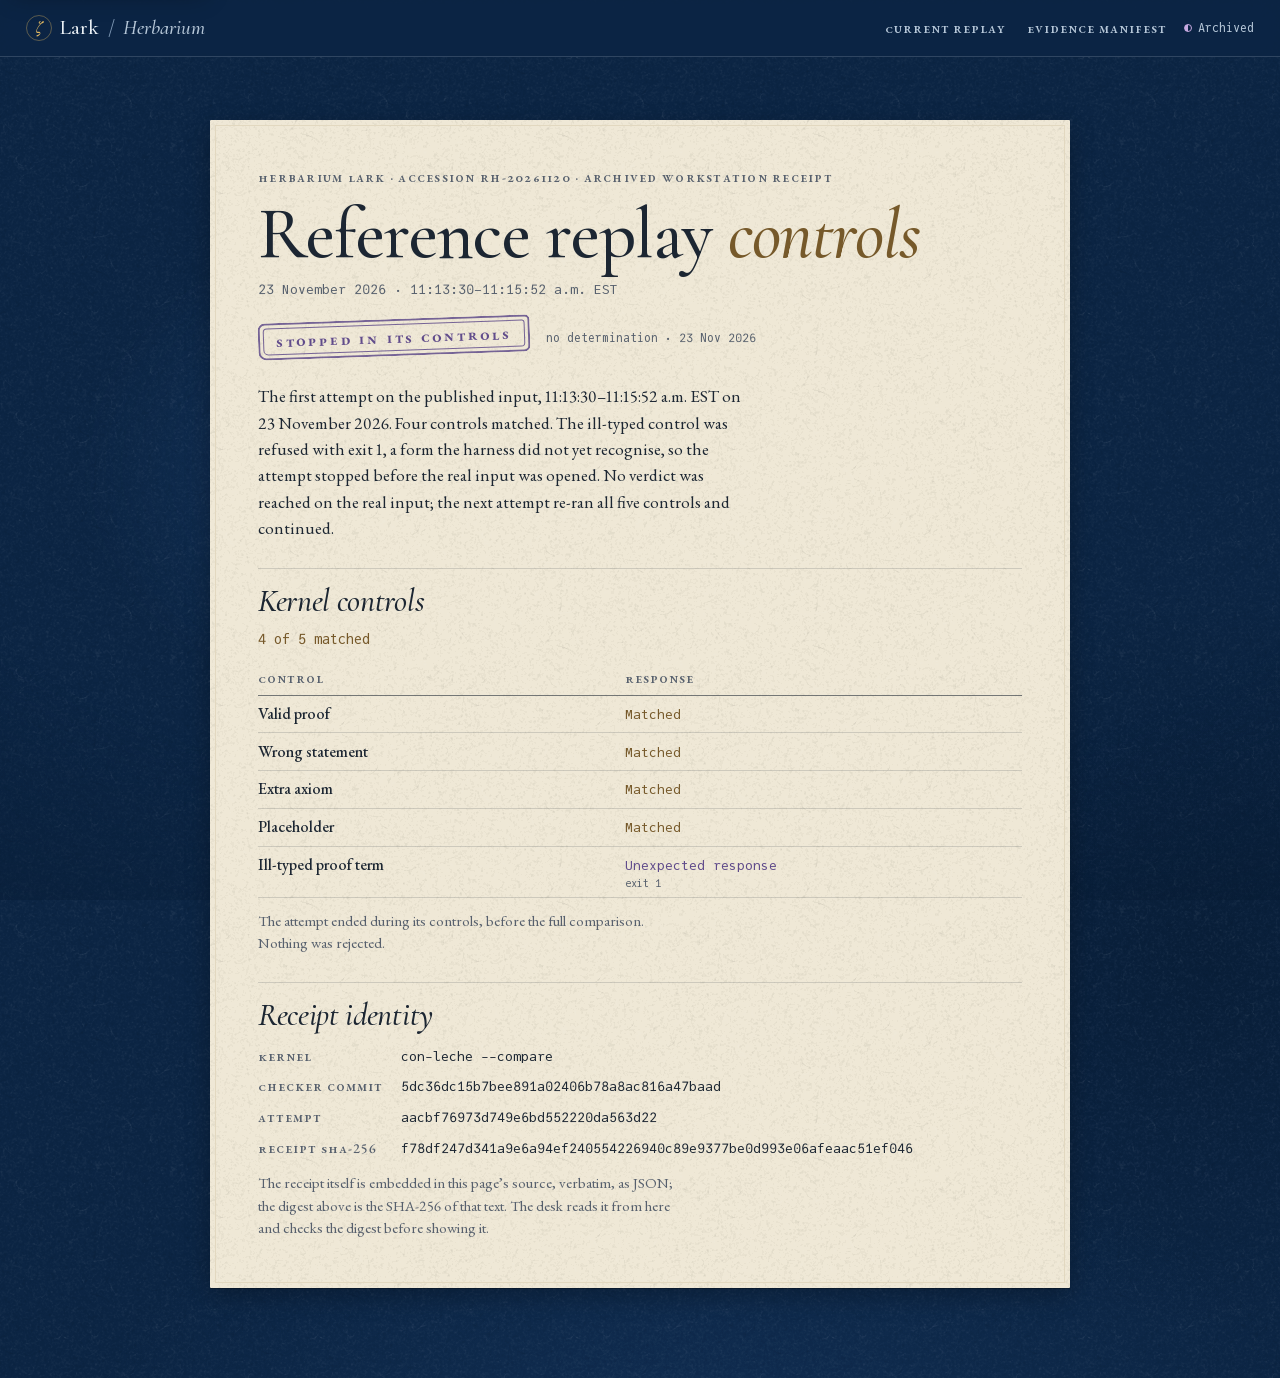
<file: reference-controls-20261123T161552Z.html>
<!doctype html>
<html lang="en" data-theme="herbarium">
<head>
  <meta charset="utf-8">
  <meta name="viewport" content="width=device-width, initial-scale=1">
  <meta name="theme-color" content="#0c2544">
  <meta name="color-scheme" content="dark">
  <link rel="icon" href="data:,">
  <title>Reference replay controls · 23 November 2026 · Lark</title>
  <link rel="stylesheet" href="./ink.css">
  <link rel="stylesheet" href="./masthead.css">
  <link rel="stylesheet" href="./receipt.css">
</head>
<body class="desk-folio archive-page">
  <a class="skip-link" href="#record">Skip to the control record</a>
  <header class="masthead">
    <div class="masthead-bar">
      <a class="brand" href="./" aria-label="Lark herbarium, home"><span class="brand-mark" aria-hidden="true">ζ</span><span class="brand-name">Lark</span><span class="brand-sep" aria-hidden="true">/</span><span class="brand-place">Herbarium</span></a>
      <nav class="masthead-nav" aria-label="Herbarium"><a href="./#replay">Current replay</a><a href="./feed/evidence/manifest.json">Evidence manifest</a></nav>
      <span class="link-state" data-state="archived">Archived</span>
    </div>
  </header>
  <main class="archive" id="record" tabindex="-1">
    <article class="slip archive-slip" aria-labelledby="archive-title">
      <header class="archive-head">
        <p class="eyebrow">Herbarium Lark · Accession rh-20261120 · archived workstation receipt</p>
        <h1 id="archive-title">Reference replay <em>controls</em></h1>
        <p class="archive-date"><time datetime="2026-11-23T16:15:52Z">23 November 2026 · 11:13:30–11:15:52 a.m. EST</time></p>
        <p class="archive-stamp"><span class="stamp inconclusive">Stopped in its controls</span><span class="det-line">no determination · 23 Nov 2026</span></p>
      </header>
      <p class="archive-intro">The first attempt on the published input, 11:13:30–11:15:52 a.m. EST on 23 November 2026. Four controls matched. The ill-typed control was refused with exit 1, a form the harness did not yet recognise, so the attempt stopped before the real input was opened. No verdict was reached on the real input; the next attempt re-ran all five controls and continued.</p>
      <section class="archive-section" aria-labelledby="controls-title">
        <h2 id="controls-title">Kernel controls</h2>
        <p class="archive-count">4 of 5 matched</p>
        <table class="archive-fixtures"><thead><tr><th scope="col">Control</th><th scope="col">Response</th></tr></thead>
          <tbody>
            <tr><th scope="row">Valid proof</th><td>Matched</td></tr>
            <tr><th scope="row">Wrong statement</th><td>Matched</td></tr>
            <tr><th scope="row">Extra axiom</th><td>Matched</td></tr>
            <tr><th scope="row">Placeholder</th><td>Matched</td></tr>
            <tr class="archive-mismatch"><th scope="row">Ill-typed proof term</th><td>Unexpected response <code>exit 1</code></td></tr>
          </tbody>
        </table>
        <p class="archive-outcome">The attempt ended during its controls, before the full comparison. Nothing was rejected.</p>
      </section>
      <section class="archive-section" aria-labelledby="identity-title">
        <h2 id="identity-title">Receipt identity</h2>
        <dl class="archive-identity">
          <dt>Kernel</dt><dd><code>con-leche --compare</code></dd>
          <dt>Checker commit</dt><dd><code>5dc36dc15b7bee891a02406b78a8ac816a47baad</code></dd>
          <dt>Attempt</dt><dd><code>aacbf76973d749e6bd552220da563d22</code></dd>
          <dt>Receipt SHA-256</dt><dd><code>f78df247d341a9e6a94ef240554226940c89e9377be0d993e06afeaac51ef046</code></dd>
        </dl>
        <p class="archive-note">The receipt itself is embedded in this page’s source, verbatim, as JSON; the digest above is the SHA-256 of that text. The desk reads it from here and checks the digest before showing it.</p>
      </section>
    </article>
  </main>
<script type="application/json" id="archived-receipt">{
  "run_id": "rh-20261120",
  "kernel": "con-leche",
  "artifact_origin": "published_reference",
  "input": "reference_export",
  "targets": [
    "riemannHypothesis",
    "riemannZeta_eq_zero_re",
    "LFunction_ne_zero_of_half_lt_re",
    "LFunction_eq_zero_re",
    "LFunction_eq_zero_re_of_isPrimitive"
  ],
  "stage": "controls",
  "result": "inconclusive",
  "attempt_id": "aacbf76973d749e6bd552220da563d22",
  "started": "2026-11-23T16:13:30Z",
  "ended": "2026-11-23T16:15:52Z",
  "updated": "2026-11-23T16:15:52Z",
  "kernel_commit": "5dc36dc15b7bee891a02406b78a8ac816a47baad",
  "kernel_sha256": "588c0b86a3cb5e9fbee489ec1d609435599d82b155df1bb4f5e6886d43e3a12e",
  "challenge_sha256": "cf9cb6e4cf734322f1bb23d70a7ff8c041bbb907e7498dca7b7d53e759072842",
  "challenge_source_sha256": "031f4f2ca55a03f720deb562c6c2451d251acc8412b122288af52ad89ae03e32",
  "build_record_sha256": "b0b6a182bc61acc88ac8182a405f9ccad4cc251a470116ee5740d9adfc1b65bb",
  "archive_sha256": "9631b4f020199e580ba86178cb56c6e9b09f690c2369a80dc4334aa93f49c7fc",
  "elapsed_seconds": 142,
  "jobs": 6,
  "controls": {
    "valid": true,
    "wrong_statement": true,
    "extra_axiom": true,
    "placeholder": true,
    "ill_typed": false
  },
  "main_replay_started": false,
  "control_mismatch": {
    "control": "ill_typed",
    "exit_code": 1
  },
  "theorems": {
    "riemannHypothesis": {
      "statement": {
        "result": "inconclusive"
      },
      "axioms": {
        "result": "inconclusive"
      },
      "con-leche": {
        "result": "inconclusive"
      }
    },
    "riemannZeta_eq_zero_re": {
      "statement": {
        "result": "inconclusive"
      },
      "axioms": {
        "result": "inconclusive"
      },
      "con-leche": {
        "result": "inconclusive"
      }
    },
    "LFunction_ne_zero_of_half_lt_re": {
      "statement": {
        "result": "inconclusive"
      },
      "axioms": {
        "result": "inconclusive"
      },
      "con-leche": {
        "result": "inconclusive"
      }
    },
    "LFunction_eq_zero_re": {
      "statement": {
        "result": "inconclusive"
      },
      "axioms": {
        "result": "inconclusive"
      },
      "con-leche": {
        "result": "inconclusive"
      }
    },
    "LFunction_eq_zero_re_of_isPrimitive": {
      "statement": {
        "result": "inconclusive"
      },
      "axioms": {
        "result": "inconclusive"
      },
      "con-leche": {
        "result": "inconclusive"
      }
    }
  }
}</script></body></html>
</file>
<file: ink.css>
/* ==========================================================================
   ink.css · the shared ink of Lark's two places
   ==========================================================================

   One sheet colours, sets and prints both of Lark's places:

     html[data-theme="herbarium"]  the herbarium page and the keeper's bench.
                                   A cyanotype sheet in Prussian blue. A proof
                                   of the Riemann Hypothesis is pressed into it
                                   as a specimen and examined by a kernel.
     html[data-theme="forest"]     the home page. The night clearing in moss and
                                   gold, where the pressed plants still grow.

   Both places share paper, line, type and one accent. Gold means checked: a
   receipt passed, a kernel accepted. The only gold that has not been checked
   is the critical line itself, Re s = ½.

   House rules
     · Valid under style-src 'self': no @import, nothing from elsewhere.
     · Fonts load from /fonts/ (both sites serve the same names). The grain
       tile is resolved next to this file (ground-grain.png), so the sheet
       works at /ink.css and at /ui/ink.css alike.
     · No page layout lives here. Pages arrange the plates; this sheet only
       says what a plate, a slip, a stamp or a chip looks like.
     · [data-theme] may also sit on any element. Inks and ground follow it,
       so the two places can be shown side by side.
     · Components draw with surface inks (--ink, --line, --state-…), not
       with the palette directly. Inside a .slip the surface inks turn to
       paper inks, so a chip, a tag or a form on paper needs no extra class.

   Contents
      1  Faces .......... Lark Display, Lark Text, Lark Mono
      2  Inks ........... palettes, constants, surfaces, paper, scale
      3  The sheet ...... the cyanotype ground and the night ground
      4  Type ........... elements, numerals, prose and math
      5  Access ......... focus ring, skip link, .sr-only, [hidden]
      6  Plates ......... .plate .plate-head .numeral .zero-tag .dek .rule-line
      7  Figures ........ .figure figcaption .drawn-by .tag .tagged details.numbers
      8  Paper .......... .slip .slip-title .stamp .det-line
      9  States ......... [data-state] .chip .live-dot
     10  Lean ........... .lean .kw .nm .op .cm .ty
     11  Utilities ...... .mono .num .small-caps .eyebrow .big-num .math .scroll-x
     12  Instruments .... .button .toggle .toggles .field, fields, range, progress
     13  Rosettes ....... svg.rosette, drawn by rosette.js
     14  Motion ......... heartbeat, landing, drift, reduced motion, [data-motion]
     15  Forced colours
   ========================================================================== */


/* 1 · Faces ================================================================

   Three families, self-hosted under the SIL Open Font Licence (the licences
   sit beside the fonts as OFL-*.txt):

     Lark Display   Cormorant Garamond 500, 500 italic, 600
                    titles, the h1, plate numerals, large numerals in prose
     Lark Text      EB Garamond 400, 400 italic, 500, 600
                    prose, captions, small-caps labels, mathematics in prose
     Lark Mono      JuliaMono 400, 500
                    Lean, hashes, data, readouts, the ledger

   Coverage is uneven, and the stacks in § 2 chain the families in order.
   Cormorant has no Greek and few mathematical signs, so ζ, ρ and σ in a
   title come from EB Garamond. EB Garamond lacks ℂ ℝ ∀ ∃ ↦ ∈ ⊆ ∧ ∨ ∘ and the
   marks ● ○ ◌ ▪, and those come from JuliaMono, which has every one. The
   provenance marks are drawn in CSS (§ 7) rather than set as type. Thin
   spaces widen noticeably in EB Garamond 500 and 600; avoid them in medium
   and semibold text.                                                         */

@font-face {
  font-family: "Lark Display";
  src: url("./fonts/display-roman.woff2") format("woff2");
  font-style: normal;
  font-weight: 500;
  font-display: swap;
}

@font-face {
  font-family: "Lark Display";
  src: url("./fonts/display-semibold.woff2") format("woff2");
  font-style: normal;
  font-weight: 600;
  font-display: swap;
}

@font-face {
  font-family: "Lark Display";
  src: url("./fonts/display-italic.woff2") format("woff2");
  font-style: italic;
  font-weight: 500;
  font-display: swap;
}

@font-face {
  font-family: "Lark Text";
  src: url("./fonts/text-roman.woff2") format("woff2");
  font-style: normal;
  font-weight: 400;
  font-display: swap;
}

@font-face {
  font-family: "Lark Text";
  src: url("./fonts/text-medium.woff2") format("woff2");
  font-style: normal;
  font-weight: 500;
  font-display: swap;
}

@font-face {
  font-family: "Lark Text";
  src: url("./fonts/text-semibold.woff2") format("woff2");
  font-style: normal;
  font-weight: 600;
  font-display: swap;
}

@font-face {
  font-family: "Lark Text";
  src: url("./fonts/text-italic.woff2") format("woff2");
  font-style: italic;
  font-weight: 400;
  font-display: swap;
}

@font-face {
  font-family: "Lark Mono";
  src: url("./fonts/mono-regular.woff2") format("woff2");
  font-style: normal;
  font-weight: 400;
  font-display: swap;
}

@font-face {
  font-family: "Lark Mono";
  src: url("./fonts/mono-medium.woff2") format("woff2");
  font-style: normal;
  font-weight: 500;
  font-display: swap;
}


/* 2 · Inks =================================================================== */

/* 2.1 · Constants: one gold, one red, one paper, the same in both places. --- */

:root {
  --gold: #e0b862;                    /* checked · accepted · passed · the critical line */
  --gold-dim: rgb(224 184 98 / .38);  /* gold hairlines and halos */
  --heather: #c6a9e0;                 /* inconclusive · stopped · paused */
  --vermilion: #e8603f;               /* rejected · failed · alert; red stamps only */
  --seal-gold: #b98a2e;               /* stamp pad on paper: passed */
  --seal-red: #b8452a;                /* stamp pad on paper: rejected */

  --paper: #efe8d6;                   /* slips and labels glued onto the sheet */
  --paper-2: #e2d8c0;                 /* slip shading, ruled lines on paper */
  --paper-ink: #1c2632;               /* text on paper */
  --paper-ink-2: #57606d;             /* secondary text on paper */

  /* Lettering inks for paper. The seal colours are the stamp pads; letters
     need more weight to read. Each is at least 5:1 on --paper. */
  --seal-gold-ink: #76592a;
  --seal-red-ink: #a1402b;
  --seal-live: #1f5a78;               /* blue-black: in the press, running */
  --seal-heather: #5f4a8a;

  /* Families (§ 1). */
  --font-display: "Lark Display", "Lark Text", "Lark Mono", "Iowan Old Style", "Palatino Linotype", Palatino, Georgia, serif;
  --font-text: "Lark Text", "Lark Mono", "Iowan Old Style", "Palatino Linotype", Palatino, Georgia, serif;
  --font-mono: "Lark Mono", ui-monospace, "Cascadia Mono", Consolas, monospace;

  /* Type scale. Desktop values; § 2.6 changes three of them on phones. */
  --fs-h1: clamp(3.5rem, 9vw, 8rem);                   /* 56–128px Display 500 / .9 */
  --fs-plate: clamp(2.25rem, 5.2vw, 4rem);             /* 36–64px plate titles and numerals / 1 */
  --fs-h3: clamp(1.375rem, 1.1rem + 1vw, 1.75rem);     /* 22–28px Display 600 */
  --fs-dek: clamp(1.125rem, 1rem + .6vw, 1.375rem);    /* 18–22px Text italic */
  --fs-body: 1.1875rem;                                /* 19px Text */
  --lh-body: 1.62;
  --fs-caption: .9375rem;                              /* 15px Text italic */
  --lh-caption: 1.45;
  --fs-label: .875rem;                                 /* 14px all small caps */
  --fs-tag: .75rem;                                    /* 12px provenance tags */
  --fs-mono: .8125rem;                                 /* 13px data */
  --lh-mono: 1.5;
  --fs-axis: .71875rem;                                /* 11.5px chart and axis labels */

  /* Measures and rhythm. */
  --content-max: 1240px;
  --prose-max: 680px;
  --figure-max: 1080px;
  --measure: 66ch;
  --gutter: clamp(16px, 4vw, 48px);
  --masthead-h: 56px;
  --plate-gap: 18vh;
  --space-1: 4px;
  --space-2: 8px;
  --space-3: 12px;
  --space-4: 16px;
  --space-5: 24px;
  --space-6: 32px;
  --space-7: 48px;
  --space-8: 72px;
  --space-9: 112px;

  /* Line, paper and time. Everything drawn is engraved: 0.75–1.25px. */
  --stroke-fine: .75px;
  --stroke: 1px;
  --stroke-bold: 1.25px;
  --radius: 2px;
  --shadow-slip: 0 1px 0 rgb(0 0 0 / .25), 0 8px 24px rgb(0 0 0 / .25);
  --heartbeat: 2.4s;
  --ease: cubic-bezier(.2, .8, .2, 1);
  --quick: 140ms;
  --settle: 260ms;
}

/* 2.2 · The herbarium: a cyanotype. Unexposed paper prints light on blue. --- */

:root,
[data-theme="herbarium"] {
  --ground: #0c2544;                  /* the page: Prussian blue */
  --ground-deep: #071a31;             /* recesses, vignette, behind figures */
  --ground-lift: #123359;             /* a rare raised wash */
  --wash: #1b406e;                    /* lighter exposure, mottling, hover */
  --print: #eaf0f4;                   /* text and lines: unexposed paper */
  --print-2: #b6c7d8;                 /* secondary text */
  --print-3: #809ab6;                 /* tertiary text, labels, ticks */
  --hair: rgb(234 240 244 / .16);     /* hairlines and grids */
  --live: #93d9e6;                    /* running, active, the live heartbeat */
  --title-accent: color-mix(in srgb, var(--gold) 90%, var(--print));
}

/* 2.3 · The forest: night under the canopy. -------------------------------- */

[data-theme="forest"] {
  --ground: #0e1a15;
  --ground-deep: #08110d;
  --ground-lift: #15261f;
  --wash: #24382d;
  --print: #ece6d0;
  --print-2: #c4c6ae;
  --print-3: #8f9b86;
  --hair: rgb(236 230 208 / .16);
  --live: #a9dcc4;
  --title-accent: color-mix(in srgb, var(--gold) 80%, var(--print));
}

/* 2.4 · Surface inks: what every component draws with. On the ground they
   are the print inks; § 2.5 turns them to paper inks inside a slip. They are
   declared wherever a theme is, so a themed panel resolves its own. -------- */

:root,
[data-theme] {
  --muted-state: var(--print-3);      /* pending · awaiting · not run */
  --ink: var(--print);
  --ink-2: var(--print-2);
  --ink-3: var(--print-3);
  --line: var(--hair);
  --line-strong: color-mix(in srgb, var(--print) 45%, transparent);  /* control edges, ≥ 3:1 */
  --surface: var(--ground);
  --surface-deep: var(--ground-deep);
  --hover-wash: color-mix(in srgb, var(--wash) 80%, transparent);
  --field: color-mix(in srgb, var(--ground-deep) 60%, transparent);
  --gold-ink: var(--gold);            /* gold that has to read as a mark or a line */
  --gold-hair: var(--gold-dim);       /* gold that only has to be there */
  --ring: var(--gold);                /* the focus ring */

  /* State inks (§ 9). One mapping for badges, stems, stamps and chips. */
  --state-passed: var(--gold);
  --state-running: var(--live);
  --state-pending: var(--muted-state);
  --state-inconclusive: var(--heather);
  --state-failed: var(--vermilion);
  --seal-passed: var(--gold);         /* stamp frames: the pad colour */
  --seal-failed: var(--vermilion);

  color-scheme: dark;
  accent-color: var(--print-2);
}

/* 2.5 · Paper: slips, labels, receipts, the letterbox. ----------------------- */

.slip {
  --ink: var(--paper-ink);
  --ink-2: var(--paper-ink-2);
  --ink-3: var(--paper-ink-2);
  --line: rgb(28 38 50 / .16);
  --line-strong: color-mix(in srgb, var(--paper-ink) 58%, transparent);
  --surface: var(--paper);
  --surface-deep: var(--paper-2);
  --hover-wash: color-mix(in srgb, var(--paper-2) 90%, transparent);
  --field: rgb(255 255 255 / .45);
  --gold-ink: var(--seal-gold-ink);
  --gold-hair: color-mix(in srgb, var(--seal-gold) 70%, transparent);
  --ring: var(--seal-gold-ink);
  --state-passed: var(--seal-gold-ink);
  --state-running: var(--seal-live);
  --state-pending: var(--paper-ink-2);
  --state-inconclusive: var(--seal-heather);
  --state-failed: var(--seal-red-ink);
  --seal-passed: var(--seal-gold);
  --seal-failed: var(--seal-red);

  color-scheme: light;
  accent-color: var(--paper-ink);
}

/* 2.6 · Phones: body 17/1.58, data 12.5px. ---------------------------------- */

@media (max-width: 599.98px) {
  :root {
    --fs-body: 1.0625rem;
    --lh-body: 1.58;
    --fs-mono: .78125rem;
  }
}


/* 3 · The sheet ===============================================================

   The page is the sheet.

   On the herbarium it is a cyanotype: Prussian blue with the uneven exposure
   of a hand-coated print. Large soft clouds of lighter and deeper exposure
   sit in tiles of co-prime sizes, so their pattern never visibly repeats. A
   fine paper grain lies over them, and the edges of the view fall into the
   shade of a contact frame.

   On the forest it is night under the canopy: moss-dark clouds, a faint
   moonlit gap overhead, the same grain.

   ground-grain.png (256 × 256 px, tiles seamlessly, a 4-bit palette with
   alpha, about 20 KB) holds paper fibres, a fine grain, dark clumps of
   sensitizer and pale pinholes. All of it is white or black at 2–17 %
   alpha, so the one tile serves both grounds and the paper. The stamps (§ 8)
   use it as their ink-noise mask. It is grown from the seed 18590000 (the
   year of Riemann's paper): Gaussian grain blurred at σ 0.65px, 240 curved
   fibres, 80 dark clumps and 34 pinholes, quantised to six white and five
   black alpha levels.

   The root element carries the ground: it paints the whole canvas and
   scrolls with the page. body::before holds the fixed shade, behind every
   other box. Pages should not paint body. For the flat colour alone, set
   data-ground="plain" on <html>.                                             */

:root,
[data-theme] {
  background-color: var(--ground);
  color: var(--ink);
}

:root,
[data-theme="herbarium"] {
  background-image:
    url("ground-grain.png"),
    radial-gradient(ellipse 34% 30% at 30% 40%, color-mix(in srgb, var(--wash) 52%, transparent), transparent 70%),
    radial-gradient(ellipse 30% 36% at 70% 64%, color-mix(in srgb, var(--ground-deep) 58%, transparent), transparent 70%),
    radial-gradient(ellipse 26% 22% at 56% 24%, color-mix(in srgb, var(--ground-lift) 80%, transparent), transparent 70%),
    radial-gradient(ellipse 40% 26% at 32% 76%, color-mix(in srgb, var(--wash) 34%, transparent), transparent 70%);
  background-size: 256px 256px, 1310px 1170px, 1730px 1490px, 970px 1630px, 2190px 1910px;
}

[data-theme="forest"] {
  background-image:
    url("ground-grain.png"),
    radial-gradient(ellipse 30% 34% at 36% 42%, color-mix(in srgb, var(--wash) 46%, transparent), transparent 70%),
    radial-gradient(ellipse 32% 28% at 66% 66%, color-mix(in srgb, var(--ground-deep) 62%, transparent), transparent 70%),
    radial-gradient(ellipse 24% 30% at 58% 26%, color-mix(in srgb, var(--ground-lift) 85%, transparent), transparent 70%);
  background-size: 256px 256px, 1170px 1390px, 1610px 1270px, 890px 1510px;
}

/* The shade of the frame: fixed to the view, under every box. */
body::before {
  content: "";
  position: fixed;
  inset: 0;
  z-index: -1;
  pointer-events: none;
  background-image: radial-gradient(ellipse 125% 100% at 50% 38%, transparent 52%, color-mix(in srgb, var(--ground-deep) 80%, transparent));
}

/* The forest adds a moonlit gap in the canopy overhead. */
:root[data-theme="forest"] body::before {
  background-image:
    radial-gradient(ellipse 72% 52% at 54% -8%, color-mix(in srgb, var(--wash) 70%, transparent), transparent 72%),
    radial-gradient(ellipse 125% 100% at 50% 38%, transparent 50%, color-mix(in srgb, var(--ground-deep) 86%, transparent));
}

:root[data-ground="plain"] {
  background-image: none;
}

:root[data-ground="plain"] body::before {
  content: none;
}

/* Brushed coating edges, where the sensitizer ends: optional (.coated on a
   plate or figure), decorative, and only on wide views, where the plate's
   edges are margin and never text. Each pseudo-element is a wash seen through
   three masks: bristle streaks, a fade from the edge inwards, and a slow
   swell along the edge, so that the strokes start and stop like a brush. */
@media (min-width: 1100px) {
  .coated {
    position: relative;
    isolation: isolate;
  }

  .coated::before,
  .coated::after {
    content: "";
    position: absolute;
    inset: 0;
    z-index: -1;
    pointer-events: none;
    background-color: var(--wash);
    -webkit-mask-composite: source-in;
    mask-composite: intersect;
  }

  .coated::before {
    opacity: .42;
    -webkit-mask-image:
      repeating-linear-gradient(180deg, #000 0 2px, rgb(0 0 0 / .3) 2px 5px, rgb(0 0 0 / .85) 5px 8px, transparent 8px 11px, rgb(0 0 0 / .55) 11px 13px, transparent 13px 21px),
      linear-gradient(90deg, #000, rgb(0 0 0 / .35) 22px, transparent 52px, transparent calc(100% - 52px), rgb(0 0 0 / .35) calc(100% - 22px), #000),
      repeating-linear-gradient(180deg, #000 0 80px, rgb(0 0 0 / .3) 170px, #000 260px, rgb(0 0 0 / .12) 380px, rgb(0 0 0 / .8) 470px, #000 560px, rgb(0 0 0 / .4) 650px, #000 730px);
    mask-image:
      repeating-linear-gradient(180deg, #000 0 2px, rgb(0 0 0 / .3) 2px 5px, rgb(0 0 0 / .85) 5px 8px, transparent 8px 11px, rgb(0 0 0 / .55) 11px 13px, transparent 13px 21px),
      linear-gradient(90deg, #000, rgb(0 0 0 / .35) 22px, transparent 52px, transparent calc(100% - 52px), rgb(0 0 0 / .35) calc(100% - 22px), #000),
      repeating-linear-gradient(180deg, #000 0 80px, rgb(0 0 0 / .3) 170px, #000 260px, rgb(0 0 0 / .12) 380px, rgb(0 0 0 / .8) 470px, #000 560px, rgb(0 0 0 / .4) 650px, #000 730px);
  }

  .coated::after {
    opacity: .26;
    -webkit-mask-image:
      repeating-linear-gradient(180deg, transparent 0 3px, rgb(0 0 0 / .7) 3px 4px, transparent 4px 9px, #000 9px 11px, rgb(0 0 0 / .35) 11px 15px, transparent 15px 19px),
      linear-gradient(90deg, #000, rgb(0 0 0 / .4) 40px, transparent 96px, transparent calc(100% - 96px), rgb(0 0 0 / .4) calc(100% - 40px), #000),
      repeating-linear-gradient(180deg, rgb(0 0 0 / .2) 0, #000 120px, rgb(0 0 0 / .5) 230px, #000 310px, rgb(0 0 0 / .1) 420px, rgb(0 0 0 / .2) 530px);
    mask-image:
      repeating-linear-gradient(180deg, transparent 0 3px, rgb(0 0 0 / .7) 3px 4px, transparent 4px 9px, #000 9px 11px, rgb(0 0 0 / .35) 11px 15px, transparent 15px 19px),
      linear-gradient(90deg, #000, rgb(0 0 0 / .4) 40px, transparent 96px, transparent calc(100% - 96px), rgb(0 0 0 / .4) calc(100% - 40px), #000),
      repeating-linear-gradient(180deg, rgb(0 0 0 / .2) 0, #000 120px, rgb(0 0 0 / .5) 230px, #000 310px, rgb(0 0 0 / .1) 420px, rgb(0 0 0 / .2) 530px);
  }
}


/* 4 · Type =====================================================================

   Numerals: oldstyle and proportional in prose (they sit in the line like
   lower-case letters); lining and tabular in data, tables, mono and controls
   (they stack in columns). Write a true minus (−), times (×), arrows (→) and
   the vulgar fractions ½ ⅓ ⅔; group thousands with commas, as the feed does.
   Mathematics in prose: variables in Text italic (<var> or <i class="m">),
   ζ ρ σ upright in Text, a formula kept on one line with .math.

   Body text inherits oldstyle figures, and JuliaMono has oldstyle figures
   too. So Mono never sets type without lining-nums tabular-nums: every rule
   here that uses Lark Mono says so, and so should any rule of yours (or give
   the element .mono or .num).                                                */

*,
*::before,
*::after {
  box-sizing: border-box;
}

html {
  -webkit-text-size-adjust: 100%;
  text-size-adjust: 100%;
  scrollbar-color: color-mix(in srgb, var(--print-3) 70%, transparent) transparent;
}

body {
  min-height: 100vh;
  min-height: 100svh;
  margin: 0;
  font-family: var(--font-text);
  font-size: var(--fs-body);
  font-weight: 400;
  line-height: var(--lh-body);
  font-kerning: normal;
  font-variant-numeric: oldstyle-nums proportional-nums;
  overflow-wrap: break-word;
  -webkit-font-smoothing: antialiased;
  -moz-osx-font-smoothing: grayscale;
}

h1,
h2,
h3 {
  margin: 0;
  color: var(--ink);
  font-family: var(--font-display);
  font-weight: 500;
  font-variant-numeric: lining-nums proportional-nums;
  text-wrap: balance;
}

h1 {
  font-size: var(--fs-h1);
  line-height: .9;
  letter-spacing: -.015em;
}

/* "Riemann Hypothesis": the italic word is printed in gold-tinted ink. */
h1 :is(em, i) {
  color: var(--title-accent);
  font-style: italic;
}

h2 {
  font-size: var(--fs-plate);
  line-height: 1;
  letter-spacing: -.01em;
}

h3 {
  font-size: var(--fs-h3);
  font-weight: 600;
  line-height: 1.15;
}

:where(p) {
  margin-block: 0 .9em;
}

:where(p:last-child) {
  margin-block-end: 0;
}

a {
  color: inherit;
  text-decoration-line: underline;
  text-decoration-thickness: 1px;
  text-decoration-color: color-mix(in srgb, currentColor 42%, transparent);
  text-underline-offset: .2em;
  transition: text-decoration-color var(--quick) ease, color var(--quick) ease;
}

a:hover {
  text-decoration-color: currentColor;
}

var,
i.m {
  font-family: var(--font-text);
  font-style: italic;
}

code,
kbd,
samp,
pre {
  font-family: var(--font-mono);
  font-variant-ligatures: none;
  font-variant-numeric: lining-nums tabular-nums;
}

code,
samp {
  font-size: .82em;
  overflow-wrap: anywhere;
}

kbd {
  padding: .06em .42em .1em;
  border: 1px solid var(--line-strong);
  border-radius: 3px;
  box-shadow: inset 0 -1px 0 var(--line);
  font-size: .78em;
  white-space: nowrap;
}

pre {
  max-inline-size: 100%;
  margin: 0;
  overflow-x: auto;
  font-size: var(--fs-mono);
  line-height: 1.6;
  tab-size: 2;
}

pre :is(code, samp) {
  font-size: inherit;
  overflow-wrap: normal;
}

table {
  border-collapse: collapse;
  font-family: var(--font-mono);
  font-size: var(--fs-mono);
  line-height: var(--lh-mono);
  font-variant-numeric: lining-nums tabular-nums;
}

caption {
  padding-block-end: var(--space-2);
  color: var(--ink-2);
  font-family: var(--font-text);
  font-size: var(--fs-caption);
  font-style: italic;
  line-height: var(--lh-caption);
  text-align: start;
}

th,
td {
  padding: .4em 1.1em .4em 0;
  border-block-end: 1px solid var(--line);
  text-align: start;
  vertical-align: baseline;
}

:where(th, td):last-child {
  padding-inline-end: 0;
}

th {
  color: var(--ink-2);
  font-family: var(--font-text);
  font-size: var(--fs-label);
  font-weight: 500;
  font-variant-caps: all-small-caps;
  letter-spacing: .07em;
}

thead th {
  border-block-end-color: var(--line-strong);
}

:where(th, td):is(.num, [data-num]) {
  text-align: end;
}

summary {
  cursor: pointer;
}

summary::marker {
  color: var(--ink-3);
}

hr {
  block-size: 0;
  margin: var(--space-6) 0;
  border: 0;
  border-block-start: 1px solid var(--line);
}

img,
svg,
canvas,
video {
  max-inline-size: 100%;
}

img,
video {
  block-size: auto;
}

::selection {
  background-color: var(--ink);
  color: var(--surface);
}

/* Prose: the 680px column, set like a book. */
.prose {
  max-inline-size: min(var(--prose-max), var(--measure));
  font-family: var(--font-text);
  font-size: var(--fs-body);
  line-height: var(--lh-body);
  font-variant-numeric: oldstyle-nums proportional-nums;
  hanging-punctuation: first allow-end last;
  text-wrap: pretty;
}

.prose > * {
  margin-block: 0;
}

.prose > * + * {
  margin-block-start: .9em;
}

.prose :is(strong, b) {
  font-weight: 600;
}

.prose abbr {
  font-variant-caps: all-small-caps;
  letter-spacing: .05em;
  text-decoration: none;
}

.prose :is(sup, sub) {
  font-size: .72em;
  line-height: 0;
}

.prose blockquote {
  margin-inline: 0;
  padding-inline-start: 1.1em;
  border-inline-start: 1px solid var(--line-strong);
  color: var(--ink-2);
  font-style: italic;
}

.prose :is(ul, ol) {
  padding-inline-start: 1.25em;
}

.prose li + li {
  margin-block-start: .3em;
}

.prose li::marker {
  color: var(--ink-3);
}


/* 5 · Access =================================================================== */

:focus-visible {
  outline: 2px solid var(--ring);
  outline-offset: 3px;
}

[hidden]:not([hidden="until-found"]) {
  display: none !important;
}

/* The skip link waits above the view and drops in, on paper, when focused. */
.skip-link {
  position: fixed;
  inset-block-start: var(--space-3);
  inset-inline-start: var(--space-3);
  z-index: 1000;
  padding: .55em .95em;
  background-color: var(--paper);
  box-shadow: var(--shadow-slip);
  color: var(--paper-ink);
  font-family: var(--font-text);
  font-size: 1rem;
  font-weight: 500;
  text-decoration: none;
  transform: translateY(calc(-100% - 2 * var(--space-3)));
}

.skip-link:focus {
  transform: none;
}

.sr-only:not(:focus):not(:active) {
  position: absolute !important;
  inline-size: 1px !important;
  block-size: 1px !important;
  margin: -1px !important;
  padding: 0 !important;
  overflow: hidden !important;
  border: 0 !important;
  clip-path: inset(50%) !important;
  white-space: nowrap !important;
}


/* 6 · Plates =====================================================================

   A plate is a chapter, pinned to a zero of ζ. Its head:

     <header class="plate-head">
       <span class="numeral">IV</span>
       <p class="zero-tag">ρ₄ · ½ + 30.4249i</p>
       <h2>The specimen</h2>
       <p class="dek">One line, in italic.</p>
     </header>

   The numeral hangs to the left of the title; the zero tag stands above the
   title, marked by a gold node on the critical line. On phones the numeral
   and the tag share a line above the title. Plates are separated by
   <hr class="rule-line" data-from="t = 14.134725" data-to="t = 21.022040">,
   a vertical segment of the critical line between two zeros.                 */

.plate {
  position: relative;
  padding-block: clamp(48px, 9vh, 112px);
  padding-inline: var(--gutter);
  background-image: radial-gradient(ellipse 62% 56% at 50% 46%, color-mix(in srgb, var(--wash) 30%, transparent), transparent 74%);
  background-repeat: no-repeat;
  scroll-margin-block-start: calc(var(--masthead-h) + var(--space-3));
}

.plate-head {
  display: grid;
  grid-template-columns: auto minmax(0, 1fr);
  grid-template-areas:
    "numeral zero"
    "numeral title"
    ".       dek";
  align-items: end;
  column-gap: clamp(14px, 2.4vw, 32px);
  row-gap: var(--space-2);
  max-inline-size: var(--content-max);
  margin-block-end: clamp(28px, 6vh, 64px);
}

.plate-head > .numeral {
  grid-area: numeral;
  display: block;
  min-inline-size: 1.75em;
  font-size: var(--fs-plate);
  line-height: 1;
  text-align: end;
}

.plate-head > .zero-tag {
  grid-area: zero;
}

.plate-head > :is(h1, h2, h3, .plate-title) {
  grid-area: title;
}

.plate-head > .dek {
  grid-area: dek;
}

.plate-title {
  margin: 0;
  color: var(--ink);
  font-family: var(--font-display);
  font-size: var(--fs-plate);
  font-weight: 500;
  line-height: 1;
  letter-spacing: -.01em;
  font-variant-numeric: lining-nums proportional-nums;
  text-wrap: balance;
}

/* The plate's Roman numeral: Display italic, quiet ink. */
.numeral {
  margin: 0;
  color: var(--ink-3);
  font-family: var(--font-display);
  font-style: italic;
  font-weight: 500;
  font-variant-numeric: lining-nums;
}

/* The zero the plate is pinned to: ρₙ · ½ + tₙi, in Mono. */
.zero-tag {
  display: inline-flex;
  align-items: center;
  gap: .65em;
  margin: 0;
  color: var(--ink-3);
  font-family: var(--font-mono);
  font-size: var(--fs-mono);
  font-style: normal;
  line-height: 1.4;
  font-variant-numeric: lining-nums tabular-nums;
  white-space: nowrap;
}

.zero-tag::before {
  content: "";
  flex: none;
  inline-size: 7px;
  block-size: 7px;
  border-radius: 50%;
  background-color: var(--gold-ink);
  box-shadow: 0 0 0 3px color-mix(in srgb, var(--gold-ink) 18%, transparent);
}

/* The dek: one line under the title. */
.dek {
  max-inline-size: 60ch;
  margin: 0;
  color: var(--ink-2);
  font-family: var(--font-text);
  font-size: var(--fs-dek);
  font-style: italic;
  line-height: 1.4;
  text-wrap: balance;
}

@media (max-width: 599.98px) {
  .plate-head {
    grid-template-areas:
      "numeral zero"
      "title   title"
      "dek     dek";
    align-items: center;
  }

  .plate-head > .numeral {
    min-inline-size: 0;
    font-size: 1.75rem;
    text-align: start;
  }
}

/* The critical line between two plates: a gold segment of Re s = ½, with
   the zeros at its ends as nodes and their heights beside them. */
.rule-line {
  position: relative;
  display: block;
  inline-size: 1px;
  block-size: var(--plate-gap);
  min-block-size: 96px;
  margin: 0 auto;
  padding: 0;
  overflow: visible;
  border: 0;
  border-inline-start: 1px solid var(--gold-ink);
  color: var(--ink-3);
}

.rule-line::before,
.rule-line::after {
  position: absolute;
  inset-inline-start: -4px;
  min-inline-size: 7px;
  min-block-size: 7px;
  padding-inline-start: 18px;
  background-image: radial-gradient(circle at 3.5px 3.5px, var(--gold-ink) 2.6px, transparent 3.2px);
  background-repeat: no-repeat;
  color: var(--ink-3);
  font-family: var(--font-mono);
  font-size: var(--fs-axis);
  font-variant-numeric: lining-nums tabular-nums;
  line-height: 7px;
  white-space: nowrap;
}

.rule-line::before {
  content: attr(data-from);
  inset-block-start: -3.5px;
}

.rule-line::after {
  content: attr(data-to);
  inset-block-end: -3.5px;
}


/* 7 · Figures ===================================================================

   <figure class="figure">
     <canvas>…</canvas>
     <figcaption>
       <span class="tag" data-tag="computed">computed</span>
       The caption, in italic.
       <span class="drawn-by">drawn by <code>zeta.logAbsZetaGrid</code></span>
     </figcaption>
     <details class="numbers"><summary>Read the numbers</summary><table>…</table></details>
   </figure>

   Provenance tags, in small capitals with a drawn mark:
     data-tag="receipt"   ● gold     read from a verifier receipt or evidence file
     data-tag="measured"  ● live     a live host or process measurement
     data-tag="computed"  ○ ink      computed in the browser from mathematics
     data-tag="rule"      ◌ ink-3    drawn by rule: a layout or a convention
     data-tag="source"    ▪ ink      read from the pinned Lean source
   A headline number carries its tag on hover and focus:
     <span class="tagged" tabindex="0">175,187<span class="tag" data-tag="receipt">receipt</span></span>  */

.figure {
  display: grid;
  gap: var(--space-3);
  min-inline-size: 0;
  margin: 0;
}

.figure > :is(canvas, svg, img, video) {
  display: block;
  max-inline-size: 100%;
}

.figure figcaption {
  max-inline-size: min(var(--prose-max), 100%);
  color: var(--ink-2);
  font-family: var(--font-text);
  font-size: var(--fs-caption);
  font-style: italic;
  line-height: var(--lh-caption);
  text-wrap: pretty;
}

.figure figcaption .tag {
  margin-inline-end: .6em;
}

/* The function that drew the figure, named. */
.drawn-by {
  display: block;
  margin-block-start: .45em;
  color: var(--ink-3);
  font-family: var(--font-mono);
  font-size: var(--fs-axis);
  font-style: normal;
  line-height: 1.45;
  font-variant-numeric: lining-nums tabular-nums;
}

.drawn-by :is(code, var) {
  color: var(--ink-2);
  font-family: inherit;
  font-size: inherit;
  font-style: normal;
}

.tag {
  display: inline-flex;
  align-items: center;
  gap: .45em;
  color: var(--ink-2);
  font-family: var(--font-text);
  font-size: var(--fs-tag);
  font-style: normal;
  font-weight: 500;
  line-height: 1.2;
  font-variant-caps: all-small-caps;
  font-variant-numeric: lining-nums;
  letter-spacing: .07em;
  white-space: nowrap;
}

.tag::before {
  content: "";
  flex: none;
  inline-size: .62em;
  block-size: .62em;
  border: 1px solid currentColor;
  border-radius: 50%;
}

.tag[data-tag="receipt"]::before {
  border-color: var(--gold-ink);
  background-color: var(--gold-ink);
}

.tag[data-tag="measured"]::before {
  border-color: var(--state-running);
  background-color: var(--state-running);
}

.tag[data-tag="computed"]::before {
  border-color: var(--ink);
}

.tag[data-tag="rule"]::before {
  border-style: dotted;
  border-color: var(--ink-3);
}

.tag[data-tag="source"]::before {
  inline-size: .5em;
  block-size: .5em;
  border-color: var(--ink);
  border-radius: 0;
  background-color: var(--ink);
}

.tagged {
  position: relative;
}

.tagged > .tag {
  position: absolute;
  inset-block-end: 100%;
  inset-inline-start: 0;
  padding-block-end: 2px;
  opacity: 0;
  pointer-events: none;
  transition: opacity var(--quick) ease;
}

.tagged:is(:hover, :focus-visible, :focus-within) > .tag {
  opacity: 1;
}

/* "Read the numbers": the plain table under every data figure. It scrolls
   sideways on its own when a table is wider than the view. */
details.numbers {
  max-inline-size: 100%;
  margin-block-start: var(--space-3);
  padding: 4px;
  overflow-x: auto;
}

details.numbers > summary {
  position: sticky;
  inset-inline-start: 0;
  display: inline-flex;
  align-items: center;
  gap: .55em;
  list-style: none;
  color: var(--ink-2);
  font-family: var(--font-text);
  font-size: var(--fs-label);
  font-style: normal;
  font-weight: 500;
  line-height: 1.4;
  font-variant-caps: all-small-caps;
  letter-spacing: .07em;
}

details.numbers > summary::-webkit-details-marker {
  display: none;
}

details.numbers > summary::before {
  content: "";
  inline-size: .42em;
  block-size: .42em;
  border-block-end: 1px solid currentColor;
  border-inline-end: 1px solid currentColor;
  rotate: -45deg;
  transition: rotate var(--quick) var(--ease);
}

details.numbers[open] > summary::before {
  rotate: 45deg;
}

details.numbers > summary:hover {
  color: var(--ink);
}

details.numbers > :not(summary) {
  margin-block-start: var(--space-3);
}


/* 8 · Paper ======================================================================

   A slip is paper glued onto the sheet: --paper with a 1px --paper-2 rule
   printed inside its edge and a soft shadow. Text on it uses Text and Mono
   in paper inks (§ 2.5). .slip.askew turns a decorative slip by under half a
   degree (--tilt), never one that holds a control.

   Stamps are the verdicts: a double-ruled, slightly uneven rounded frame in
   the stamp pad's colour at 85 %, small capitals in the deeper lettering
   ink, a faint ink-noise mask. The determination line goes under it:

     <span class="stamp passed">Accepted</span>
     <span class="det-line">det. con-leche · 23 Nov 2026</span>

   States: .passed (gold), .rejected or .failed (red), .pending and .queued
   (dashed, muted), .running (blue-black), .inconclusive (heather). .small is
   for gate stamps. Add .landing when a verdict changes and it lands once.    */

.slip {
  position: relative;
  padding: var(--space-5) var(--space-5) calc(var(--space-5) - 2px);
  border-radius: 1px;
  outline: 1px solid var(--paper-2);
  outline-offset: -6px;
  background-color: var(--paper);
  background-image: url("ground-grain.png");
  background-size: 256px 256px;
  box-shadow: var(--shadow-slip);
  color: var(--ink);
  font-size: 1.0625rem;
  line-height: 1.5;
  font-variant-numeric: lining-nums proportional-nums;
}

.slip:focus-visible {
  outline: 2px solid var(--ring);
  outline-offset: 3px;
}

.slip > :first-child {
  margin-block-start: 0;
}

.slip > :last-child {
  margin-block-end: 0;
}

.slip.askew {
  rotate: var(--tilt, -.45deg);
}

.slip.askew:has(input, select, textarea, button, [contenteditable="true"]) {
  rotate: none;
}

.slip-title {
  margin: 0 0 var(--space-2);
  color: var(--ink);
  font-family: var(--font-display);
  font-size: 1.5rem;
  font-style: italic;
  font-weight: 500;
  line-height: 1.1;
}

/* Label fields: small-caps names, values in Text or Mono. */
.slip dl {
  display: grid;
  grid-template-columns: max-content minmax(0, 1fr);
  align-items: baseline;
  gap: .3em 1.1em;
  margin: 0;
}

.slip dt {
  color: var(--ink-2);
  font-size: var(--fs-label);
  font-weight: 500;
  font-variant-caps: all-small-caps;
  letter-spacing: .07em;
}

.slip dd {
  min-inline-size: 0;
  margin: 0;
  overflow-wrap: anywhere;
}

@media (max-width: 479.98px) {
  .slip dl {
    grid-template-columns: minmax(0, 1fr);
    row-gap: 0;
  }

  .slip dd + dt {
    margin-block-start: .55em;
  }
}

.stamp {
  --stamp-ink: var(--state-pending);
  --stamp-seal: var(--state-pending);
  position: relative;
  display: inline-flex;
  align-items: center;
  justify-content: center;
  gap: .4em;
  padding: .55em 1em .5em;
  border: 2px solid color-mix(in srgb, var(--stamp-seal) 85%, transparent);
  border-radius: 7px 5px 6px 8px;
  color: var(--stamp-ink);
  font-family: var(--font-text);
  font-size: 1rem;
  font-style: normal;
  font-weight: 600;
  line-height: 1;
  font-variant-caps: all-small-caps;
  font-variant-numeric: lining-nums;
  letter-spacing: .14em;
  white-space: nowrap;
  rotate: var(--stamp-tilt, -2deg);
  -webkit-mask-image: url("ground-grain.png"), linear-gradient(#000 0 0);
  -webkit-mask-size: 192px 192px, 100% 100%;
  -webkit-mask-composite: xor;
  mask-image: url("ground-grain.png"), linear-gradient(#000 0 0);
  mask-size: 192px 192px, 100% 100%;
  mask-composite: exclude;
}

/* The inner rule of the double frame. */
.stamp::before {
  content: "";
  position: absolute;
  inset: 3px;
  border: 1px solid color-mix(in srgb, var(--stamp-seal) 85%, transparent);
  border-radius: 4px 3px 4px 5px;
  pointer-events: none;
}

.stamp.passed {
  --stamp-ink: var(--state-passed);
  --stamp-seal: var(--seal-passed);
}

.stamp:is(.rejected, .failed) {
  --stamp-ink: var(--state-failed);
  --stamp-seal: var(--seal-failed);
}

.stamp.running {
  --stamp-ink: var(--state-running);
  --stamp-seal: var(--state-running);
}

.stamp.inconclusive {
  --stamp-ink: var(--state-inconclusive);
  --stamp-seal: var(--state-inconclusive);
}

.stamp:is(.pending, .queued),
.stamp:is(.pending, .queued)::before {
  border-style: dashed;
}

.stamp.small {
  --stamp-tilt: -1deg;
  padding: .4em .62em .36em;
  border-width: 1.5px;
  font-size: .8125rem;
  letter-spacing: .1em;
}

.stamp.small::before {
  inset: 2px;
}

.stamp.landing {
  animation: stamp-land 520ms var(--ease) both;
}

.det-line {
  display: block;
  margin-block-start: var(--space-2);
  color: var(--ink-2);
  font-family: var(--font-mono);
  font-size: var(--fs-axis);
  line-height: 1.4;
  font-variant-numeric: lining-nums tabular-nums;
}


/* 9 · States ======================================================================

   One mapping for every badge, stem node, chip and progress bar:
     passed · verified · accepted · complete · sealed         gold, a full bloom ●
     running · live · writing · replaying · active            live, breathing ●
     pending · awaiting · not-run                             muted, a closed bud ○
     queued · waiting · waiting-for-lock · …-headroom         muted, dashed ◌
     inconclusive · stopped · paused · unconfirmed · unavailable   heather, half ◐
     failed · rejected                                        vermilion, a cross ×

   Any element with data-state="…" gets these custom properties, for its own
   drawings and its descendants':
     --state        the state ink (gold, live, muted, heather, vermilion)
     --state-dot    the fill of its mark (a colour or a gradient)
     --state-ring   the edge of its mark
     --state-line   solid | dashed
     --state-pulse  heartbeat | none
   The mark's shape changes with the state, so colour is never the only cue. */

:where([data-state]) {
  --state: var(--state-pending);
  --state-dot: transparent;
  --state-ring: var(--state);
  --state-line: solid;
  --state-pulse: none;
}

:where([data-state="passed"], [data-state="verified"], [data-state="accepted"], [data-state="complete"], [data-state="completed"], [data-state="sealed"]) {
  --state: var(--state-passed);
  --state-dot: var(--state);
}

:where([data-state="running"], [data-state="live"], [data-state="writing"], [data-state="replaying"], [data-state="active"]) {
  --state: var(--state-running);
  --state-dot: var(--state);
  --state-pulse: heartbeat;
}

:where([data-state="queued"], [data-state="waiting"], [data-state="waiting-for-lock"], [data-state="waiting-for-headroom"]) {
  --state-line: dashed;
}

:where([data-state="inconclusive"], [data-state="stopped"], [data-state="paused"], [data-state="unconfirmed"], [data-state="unavailable"]) {
  --state: var(--state-inconclusive);
  --state-dot: linear-gradient(90deg, var(--state) 50%, transparent 50%);
}

:where([data-state="failed"], [data-state="rejected"]) {
  --state: var(--state-failed);
  --state-ring: transparent;
  --state-dot:
    linear-gradient(45deg, transparent 39%, var(--state) 39% 61%, transparent 61%),
    linear-gradient(-45deg, transparent 39%, var(--state) 39% 61%, transparent 61%);
}

/* The chip: a state word in small capitals with its mark, in a hairline pill. */
.chip {
  display: inline-flex;
  align-items: center;
  gap: .5em;
  padding: .16em .8em .2em .62em;
  border: 1px var(--state-line, solid) color-mix(in srgb, var(--state, var(--state-pending)) 55%, transparent);
  border-radius: 999px;
  color: var(--state, var(--state-pending));
  font-family: var(--font-text);
  font-size: var(--fs-label);
  font-style: normal;
  font-weight: 500;
  line-height: 1.3;
  font-variant-caps: all-small-caps;
  font-variant-numeric: lining-nums;
  letter-spacing: .07em;
  white-space: nowrap;
}

.chip:not([data-state]) {
  --state: var(--state-pending);
  --state-dot: transparent;
  --state-ring: var(--state);
  --state-line: solid;
  --state-pulse: none;
}

.chip::before {
  content: "";
  flex: none;
  inline-size: .5rem;
  block-size: .5rem;
  border: 1px var(--state-line, solid) var(--state-ring, currentColor);
  border-radius: 50%;
  background: var(--state-dot, transparent);
  background-origin: border-box;
  background-repeat: no-repeat;
  animation: var(--state-pulse, none) var(--heartbeat) ease-in-out infinite;
}

/* A bare live heartbeat, for a running readout. */
.live-dot {
  display: inline-block;
  inline-size: .5rem;
  block-size: .5rem;
  border-radius: 50%;
  background-color: currentColor;
  color: var(--state-running);
  vertical-align: .08em;
  animation: heartbeat var(--heartbeat) ease-in-out infinite;
}


/* 10 · Lean ======================================================================

   <pre class="lean" data-label="Main.lean · line 4"><code><span class="kw">theorem</span> <span class="nm">riemannHypothesis</span> : RiemannHypothesis <span class="op">:=</span> rhOfAll</code></pre>

   Light colouring only: keywords in the second ink, declaration names in
   full ink and medium weight, := in a gold hairline, comments in the third
   ink. .ty is available for types and propositions. A .lean without a <pre>
   sets an inline line of Lean.                                              */

.lean {
  color: var(--ink);
  font-family: var(--font-mono);
  font-variant-ligatures: none;
  font-variant-numeric: lining-nums tabular-nums;
}

pre.lean {
  margin: 0;
  padding: var(--space-4) var(--space-5);
  overflow-x: auto;
  border: 1px solid var(--line);
  border-radius: var(--radius);
  background-color: color-mix(in srgb, var(--surface-deep) 66%, transparent);
  font-size: var(--fs-mono);
  line-height: 1.65;
  tab-size: 2;
  white-space: pre;
}

pre.lean[data-label]::before {
  content: attr(data-label);
  display: block;
  margin-block-end: .75em;
  color: var(--ink-3);
  font-family: var(--font-text);
  font-size: var(--fs-tag);
  font-weight: 500;
  line-height: 1.2;
  font-variant-caps: all-small-caps;
  letter-spacing: .08em;
  white-space: normal;
}

.lean .kw {
  color: var(--ink-2);
}

.lean .nm {
  color: var(--ink);
  font-weight: 500;
}

.lean .op {
  color: var(--gold-hair);
}

.lean .cm {
  color: var(--ink-3);
}

.lean .ty {
  color: var(--ink);
}


/* 11 · Utilities =================================================================== */

/* Data, hashes and readouts: Mono 13px, tabular, breakable anywhere. */
.mono {
  font-family: var(--font-mono);
  font-size: var(--fs-mono);
  line-height: var(--lh-mono);
  font-variant-ligatures: none;
  font-variant-numeric: lining-nums tabular-nums;
  overflow-wrap: anywhere;
}

/* Columns of figures in any family. */
.num {
  font-variant-numeric: lining-nums tabular-nums;
}

/* Labels: Text, all small capitals, 14px. */
.small-caps {
  font-family: var(--font-text);
  font-size: var(--fs-label);
  font-variant-caps: all-small-caps;
  font-variant-numeric: lining-nums;
  letter-spacing: .07em;
}

/* The line above a title. */
.eyebrow {
  margin: 0;
  color: var(--ink-2);
  font-family: var(--font-text);
  font-size: var(--fs-label);
  font-weight: 500;
  line-height: 1.4;
  font-variant-caps: all-small-caps;
  font-variant-numeric: lining-nums;
  letter-spacing: .09em;
}

/* Large numerals in prose, set in Display. */
.big-num {
  font-family: var(--font-display);
  font-size: clamp(2.5rem, 6vw, 4.5rem);
  font-weight: 500;
  line-height: .95;
  letter-spacing: -.01em;
  font-variant-numeric: lining-nums proportional-nums;
}

/* A formula that must not break across lines. */
.math {
  font-variant-numeric: lining-nums proportional-nums;
  white-space: nowrap;
}

.scroll-x {
  max-inline-size: 100%;
  overflow-x: auto;
}


/* 12 · Instruments ==================================================================

   Buttons are quiet: text and a hairline, no brackets, a wash on hover. An
   unclassed <button> looks like .button; anything with a class of its own
   keeps only the font. .toggle[aria-pressed] adds a bud that fills when it
   is pressed; .toggles joins toggles into one segmented group. Fields are
   hairline boxes on a darker well; inside a .slip they turn to ink on paper
   by themselves. Range and progress are engraved: a hairline track, a ringed
   thumb, a hatched well.                                                     */

:where(button, input, select, textarea) {
  color: inherit;
  font: inherit;
  letter-spacing: inherit;
}

:where(input, select, textarea) {
  max-inline-size: 100%;
  min-block-size: 2.5rem;
  padding: .45em .75em;
  border: 1px solid var(--line-strong);
  border-radius: var(--radius);
  background-color: var(--field);
  color: var(--ink);
  font-family: var(--font-text);
  font-size: 1rem;
  line-height: 1.35;
  font-variant-numeric: lining-nums;
  transition: border-color var(--quick) ease, background-color var(--quick) ease;
}

:where(input, select, textarea):hover {
  border-color: var(--ink-3);
}

:where(input, select, textarea):focus-visible {
  border-color: var(--ink-2);
}

:where(input[type="checkbox"], input[type="radio"], input[type="range"], input[type="color"], input[type="file"], input[type="image"], input[type="submit"], input[type="button"], input[type="reset"]) {
  min-block-size: 0;
  padding: 0;
  border: 0;
  border-radius: 0;
  background-color: transparent;
}

:where(input[type="checkbox"], input[type="radio"]) {
  inline-size: 1.05em;
  block-size: 1.05em;
  margin: 0 .45em 0 0;
  vertical-align: -.15em;
}

::placeholder {
  color: var(--ink-3);
  font-style: italic;
  opacity: 1;
}

textarea {
  min-block-size: 6.5em;
  resize: vertical;
}

select:where(:not([multiple], [size])) {
  padding-inline-end: 2.2em;
  background-image:
    linear-gradient(45deg, transparent 50%, currentColor 50%),
    linear-gradient(135deg, currentColor 50%, transparent 50%);
  background-position: calc(100% - 1.15em) 55%, calc(100% - .8em) 55%;
  background-repeat: no-repeat;
  background-size: .35em .35em, .35em .35em;
  -webkit-appearance: none;
  appearance: none;
}

option {
  background-color: var(--surface-deep);
  color: var(--ink);
}

fieldset {
  min-inline-size: 0;
  margin: 0;
  padding: var(--space-4) var(--space-5) var(--space-5);
  border: 1px solid var(--line);
  border-radius: var(--radius);
}

legend {
  padding-inline: .4em;
  color: var(--ink-2);
  font-family: var(--font-text);
  font-size: var(--fs-label);
  font-weight: 500;
  font-variant-caps: all-small-caps;
  letter-spacing: .07em;
}

/* A label over its control. */
.field {
  display: grid;
  gap: .35rem;
  min-inline-size: 0;
}

.field > :is(label, .label) {
  color: var(--ink-2);
  font-family: var(--font-text);
  font-size: var(--fs-label);
  font-weight: 500;
  line-height: 1.3;
  font-variant-caps: all-small-caps;
  letter-spacing: .07em;
}

.field > :is(input, select, textarea):not([type="checkbox"], [type="radio"]) {
  inline-size: 100%;
}

.field-note {
  margin: 0;
  color: var(--ink-2);
  font-size: var(--fs-caption);
  font-style: italic;
  line-height: var(--lh-caption);
}

.button,
.toggle,
:where(button:not([class]), input:is([type="submit"], [type="button"], [type="reset"]):not([class])) {
  display: inline-flex;
  align-items: center;
  justify-content: center;
  gap: .55em;
  min-block-size: 2.25rem;
  padding: .4em .95em .45em;
  border: 1px solid var(--line-strong);
  border-radius: var(--radius);
  background-color: transparent;
  color: var(--ink);
  font-family: var(--font-text);
  font-size: 1rem;
  font-weight: 500;
  line-height: 1.15;
  font-variant-numeric: lining-nums;
  letter-spacing: .01em;
  text-decoration: none;
  cursor: pointer;
  transition: background-color var(--quick) ease, border-color var(--quick) ease, color var(--quick) ease;
  -webkit-tap-highlight-color: transparent;
}

:is(.button, .toggle, :where(button:not([class]), input:is([type="submit"], [type="button"], [type="reset"]):not([class]))):hover {
  border-color: var(--ink-3);
  background-color: var(--hover-wash);
}

:is(.button, .toggle, :where(button:not([class]), input:is([type="submit"], [type="button"], [type="reset"]):not([class]))):active {
  background-color: var(--surface-deep);
}

:is(.button, .toggle, :where(button:not([class]), input:is([type="submit"], [type="button"], [type="reset"]):not([class]))):is(:disabled, [aria-disabled="true"]) {
  border-color: var(--line-strong);
  background-color: transparent;
  cursor: not-allowed;
  opacity: .45;
}

.button.icon {
  inline-size: 2.25rem;
  padding: 0;
}

.toggle[aria-pressed]::before {
  content: "";
  flex: none;
  inline-size: .45rem;
  block-size: .45rem;
  border: 1px solid currentColor;
  border-radius: 50%;
  transition: background-color var(--quick) ease;
}

.toggle[aria-pressed="false"] {
  color: var(--ink-2);
}

.toggle[aria-pressed="true"] {
  border-color: var(--ink-2);
  background-color: var(--hover-wash);
  color: var(--ink);
}

.toggle[aria-pressed="true"]::before {
  background-color: currentColor;
}

.toggles {
  display: inline-flex;
  flex-wrap: wrap;
}

.toggles > :is(.toggle, .button) {
  border-radius: 0;
}

.toggles > :is(.toggle, .button) + :is(.toggle, .button) {
  margin-inline-start: -1px;
}

.toggles > :is(.toggle, .button):first-child {
  border-start-start-radius: var(--radius);
  border-end-start-radius: var(--radius);
}

.toggles > :is(.toggle, .button):last-child {
  border-start-end-radius: var(--radius);
  border-end-end-radius: var(--radius);
}

.toggles > :is(.toggle, .button):is(:hover, :focus-visible, [aria-pressed="true"]) {
  position: relative;
  z-index: 1;
}

@media (pointer: coarse) {
  .button,
  .toggle,
  :where(button:not([class])) {
    min-block-size: 2.75rem;
  }

  .button.icon {
    inline-size: 2.75rem;
  }
}

/* Range: a hairline with a ringed thumb that knocks the line out around it. */
input[type="range"] {
  inline-size: 100%;
  block-size: 1.5rem;
  margin: 0;
  padding: 0;
  background: transparent;
  cursor: pointer;
  -webkit-appearance: none;
  appearance: none;
}

input[type="range"]::-webkit-slider-runnable-track {
  block-size: 1px;
  background-color: var(--line-strong);
}

input[type="range"]::-webkit-slider-thumb {
  inline-size: 15px;
  block-size: 15px;
  margin-top: -7px;
  border: 1.25px solid var(--ink);
  border-radius: 50%;
  background-color: var(--surface);
  box-shadow: 0 0 0 3px var(--surface);
  transition: background-color var(--quick) ease;
  -webkit-appearance: none;
  appearance: none;
}

input[type="range"]:is(:hover, :active)::-webkit-slider-thumb {
  background-color: var(--ink-3);
}

input[type="range"]::-moz-range-track {
  block-size: 1px;
  border: 0;
  background-color: var(--line-strong);
}

input[type="range"]::-moz-range-progress {
  block-size: 1px;
  background-color: var(--ink-2);
}

input[type="range"]::-moz-range-thumb {
  box-sizing: border-box;
  inline-size: 15px;
  block-size: 15px;
  border: 1.25px solid var(--ink);
  border-radius: 50%;
  background-color: var(--surface);
  box-shadow: 0 0 0 3px var(--surface);
}

input[type="range"]:is(:hover, :active)::-moz-range-thumb {
  background-color: var(--ink-3);
}

/* Progress fills with the state ink (live by default). Stronger hatching
   distinguishes an indeterminate value from an empty track. */
progress {
  --progress: var(--state, var(--state-running));
  inline-size: 100%;
  block-size: 7px;
  border: 1px solid var(--line-strong);
  border-radius: 0;
  background-color: transparent;
  background-image: repeating-linear-gradient(-60deg, var(--line) 0 1px, transparent 1px 5px);
  color: var(--progress);
  vertical-align: middle;
  -webkit-appearance: none;
  appearance: none;
}

progress::-webkit-progress-bar {
  background-color: transparent;
}

progress::-webkit-progress-value {
  background-color: var(--progress);
}

progress::-moz-progress-bar {
  background-color: var(--progress);
}

progress:indeterminate {
  background-image: linear-gradient(45deg, var(--progress) 0 12%, transparent 12% 50%, var(--progress) 50% 62%, transparent 62%);
  background-size: 10px 10px;
}

progress:indeterminate::-webkit-progress-bar {
  background-color: transparent;
}

progress:indeterminate::-moz-progress-bar {
  background-color: transparent;
}


/* 13 · Rosettes =====================================================================

   rosette.js draws a digest as a flower head in currentColor; .gold marks a
   digest named by an accepted receipt. On paper the gold ring deepens to the
   lettering ink, so it stays visible on the cream.                           */

svg.rosette {
  display: inline-block;
  flex: none;
  overflow: visible;
  vertical-align: middle;
}

.rosette.gold .rosette-ring {
  stroke: var(--gold-ink);
  stroke-opacity: 1;
}


/* 14 · Motion =======================================================================

   Slow, continuous, meaningful. Live dots breathe on a 2.4 s heartbeat;
   verdict stamps land once when a verdict changes; nothing else blinks.

   motion.js keeps html[data-motion="paused" | "moving"]. Paused, or reduced
   motion asked for by the system and not overridden by the reader, means:
   no animation and transitions of zero length. Base styles are the still
   frames (a live dot at full ink, a stamp landed).                          */

@keyframes heartbeat {
  0%,
  100% {
    opacity: .55;
    box-shadow: 0 0 0 0 color-mix(in srgb, currentColor 0%, transparent);
  }

  45% {
    opacity: 1;
    box-shadow: 0 0 0 .28rem color-mix(in srgb, currentColor 22%, transparent);
  }
}

@keyframes stamp-land {
  0% {
    opacity: 0;
    filter: blur(2px);
    scale: 1.6;
  }

  62% {
    opacity: 1;
    filter: blur(0);
    scale: .965;
  }

  100% {
    opacity: 1;
    scale: 1;
  }
}

@media (prefers-reduced-motion: reduce) {
  :root:not([data-motion="moving"]),
  :root:not([data-motion="moving"]) *,
  :root:not([data-motion="moving"]) *::before,
  :root:not([data-motion="moving"]) *::after {
    scroll-behavior: auto !important;
    animation: none !important;
    transition-delay: 0s !important;
    transition-duration: 0s !important;
  }
}

:root[data-motion="paused"],
:root[data-motion="paused"] *,
:root[data-motion="paused"] *::before,
:root[data-motion="paused"] *::after {
  scroll-behavior: auto !important;
  animation: none !important;
  transition-delay: 0s !important;
  transition-duration: 0s !important;
}


/* 15 · Forced colours ================================================================

   The ground's textures and the shade go; the system's colours take over.
   State inks become CanvasText (pending: GrayText), and the small marks that
   carry state by shape (chip buds, tag marks, toggles, the zero node, live
   dots) keep their own painting, so their shapes still read.                 */

@media (forced-colors: active) {
  :root,
  [data-theme],
  .slip {
    --ink: CanvasText;
    --ink-2: CanvasText;
    --ink-3: GrayText;
    --gold-ink: CanvasText;
    --state-passed: CanvasText;
    --state-running: CanvasText;
    --state-pending: GrayText;
    --state-inconclusive: CanvasText;
    --state-failed: CanvasText;
    --ring: Highlight;
    background-image: none;
  }

  body::before,
  .coated::before,
  .coated::after {
    content: none;
  }

  .plate {
    background-image: none;
  }

  .slip {
    border: 1px solid CanvasText;
    outline-color: CanvasText;
  }

  .stamp {
    -webkit-mask-image: none;
    mask-image: none;
  }

  .chip::before,
  .tag::before,
  .zero-tag::before,
  .live-dot,
  .toggle[aria-pressed]::before {
    forced-color-adjust: none;
  }

  .toggle[aria-pressed="true"] {
    border-width: 2px;
  }

  select:where(:not([multiple], [size])) {
    padding-inline-end: .75em;
    background-image: none;
    -webkit-appearance: auto;
    appearance: auto;
  }

  input[type="range"] {
    -webkit-appearance: auto;
    appearance: auto;
  }

  progress {
    --progress: Highlight;
    forced-color-adjust: none;
    border-color: CanvasText;
    background-image: none;
  }
}
</file>
<file: masthead.css>
/* ==========================================================================
   masthead.css · the herbarium's masthead (design §5.2b)
   ==========================================================================

   Shared by the proof desk (index.html) and the keeper's local pages. Colours,
   type and the .toggle come from ink.css; this sheet only sets the bar.

     <header class="masthead">
       <div class="masthead-bar">
         <a class="brand" href="/">
           <span class="brand-mark" aria-hidden="true">ζ</span><span class="brand-name">Lark</span>
           <span class="brand-sep" aria-hidden="true">/</span><span class="brand-place">Herbarium</span>
         </a>
         <span class="masthead-here"></span>          proof desk: the plate in view
         <button class="nav-toggle">Plates</button>  proof desk: the plate menu on narrow screens
         <nav class="masthead-nav [plates-nav]">…</nav>
         <details class="workspace-menu">…</details>  local mode and local pages
         <button class="toggle motion-toggle" id="motion-switch">…</button>
         <span class="link-state" id="link-state" role="status">…</span>
       </div>
     </header>

   The current page's link carries aria-current="page" (local pages) or
   aria-current="location" (plates, set by story.js). Nothing here may make the
   page wider than the view, down to 320px.                                   */

.masthead {
  position: sticky;
  inset-block-start: 0;
  z-index: 50;
  overflow-x: clip;
  border-block-end: 1px solid var(--hair);
  background-color: color-mix(in srgb, var(--ground) 86%, transparent);
  -webkit-backdrop-filter: blur(12px) saturate(1.12);
  backdrop-filter: blur(12px) saturate(1.12);
}

.masthead-bar {
  display: flex;
  align-items: center;
  gap: clamp(8px, 1.4vw, 20px);
  min-block-size: var(--masthead-h, 56px);
  padding-inline: clamp(10px, 2vw, 28px);
}

/* 1 · The brand: ζ in a gold ring, "Lark / Herbarium". -------------------- */

.brand {
  display: inline-flex;
  flex: none;
  align-items: center;
  gap: .4em;
  color: var(--print);
  font-family: var(--font-display);
  font-size: 1.3rem;
  font-weight: 500;
  line-height: 1;
  text-decoration: none;
  white-space: nowrap;
}

.brand-mark {
  display: inline-grid;
  place-items: center;
  inline-size: 1.65rem;
  block-size: 1.65rem;
  border: 1px solid var(--gold-dim);
  border-radius: 50%;
  color: var(--gold);
  font-family: var(--font-text);
  font-size: 1rem;
  font-style: italic;
  line-height: 1;
  transition: border-color var(--quick, 140ms) ease;
}

.brand:hover .brand-mark {
  border-color: var(--gold);
}

.brand-sep {
  color: var(--print-3);
  font-weight: 400;
}

.brand-place {
  color: var(--print-2);
  font-style: italic;
}

/* 2 · The plate in view (proof desk, wide screens only). ----------------- */

.masthead-here {
  display: none;
}

@media (min-width: 1320px) {
  .masthead-here {
    display: block;
    flex: 1 1 auto;
    min-inline-size: 0;
    overflow: hidden;
    color: var(--print-3);
    font-family: var(--font-text);
    font-size: 1rem;
    font-style: italic;
    line-height: 1.2;
    text-overflow: ellipsis;
    white-space: nowrap;
  }

  .masthead-here .here-num {
    color: var(--print-2);
    font-family: var(--font-display);
  }
}

/* 3 · Navigation. ------------------------------------------------------------ */

.masthead-nav {
  display: flex;
  align-items: center;
  gap: clamp(10px, 1.6vw, 22px);
  min-inline-size: 0;
  margin-inline-start: auto;
}

.masthead-nav a {
  color: var(--print-2);
  font-family: var(--font-text);
  font-size: var(--fs-label, .875rem);
  font-weight: 500;
  font-variant-caps: all-small-caps;
  letter-spacing: .07em;
  line-height: 1.2;
  text-decoration: none;
  white-space: nowrap;
}

.masthead-nav a:hover {
  color: var(--print);
}

.masthead-nav a:is([aria-current="page"], [aria-current="location"]) {
  color: var(--gold);
}

.masthead-nav a[aria-current="page"] {
  text-decoration: underline;
  text-decoration-color: var(--gold-dim);
  text-underline-offset: .32em;
}

/* The plates: Roman numerals between two words, like the tabs of a herbarium
   folder. The plate's title shows on a paper tag on hover and focus. */
.plates-nav {
  gap: 0;
}

.plates-nav a {
  position: relative;
  display: inline-flex;
  align-items: center;
  justify-content: center;
  min-inline-size: 1.75rem;
  block-size: 2.25rem;
  padding-inline: .3rem;
  border-radius: var(--radius, 2px);
  font-variant-caps: normal;
  letter-spacing: 0;
}

.plates-nav .nav-num {
  font-family: var(--font-display);
  font-size: 1.08rem;
  font-style: italic;
  line-height: 1;
}

.plates-nav .nav-num-word {
  padding-inline: .2rem;
  font-family: var(--font-text);
  font-size: var(--fs-label, .875rem);
  font-style: normal;
  font-variant-caps: all-small-caps;
  letter-spacing: .07em;
}

/* The plate in view: a gold node on the critical line under its numeral. */
.plates-nav a[aria-current="location"]::after {
  content: "";
  position: absolute;
  inset-block-end: 1px;
  inset-inline-start: calc(50% - 2.5px);
  inline-size: 5px;
  block-size: 5px;
  border-radius: 50%;
  background-color: var(--gold);
}

.plates-nav .nav-word {
  position: absolute;
  inset-block-start: calc(100% + 9px);
  inset-inline-start: 50%;
  z-index: 2;
  display: none;
  padding: .38em .7em .42em;
  background-color: var(--paper);
  box-shadow: var(--shadow-slip);
  color: var(--paper-ink);
  font-family: var(--font-text);
  font-size: .9375rem;
  font-style: normal;
  font-weight: 500;
  font-variant-caps: normal;
  letter-spacing: 0;
  line-height: 1.2;
  white-space: nowrap;
  translate: -50% 0;
  pointer-events: none;
}

/* Tags of the last plates open leftwards, so they stay inside the view. */
.plates-nav a:nth-last-child(-n + 6) .nav-word {
  inset-inline-start: auto;
  inset-inline-end: 0;
  translate: none;
}

.plates-nav a:is(:hover, :focus-visible) .nav-word {
  display: block;
}

.nav-toggle {
  display: none;
}

/* Narrow screens: the plates fold into a menu under the masthead. */
@media (max-width: 1179.98px) {
  .nav-toggle {
    display: inline-flex;
    flex: none;
    align-items: center;
    gap: .5em;
    min-block-size: 2.25rem;
    margin-inline-start: auto;
    padding: .3em .7em;
    border: 1px solid var(--line-strong);
    border-radius: var(--radius, 2px);
    background: transparent;
    color: var(--print-2);
    font-family: var(--font-text);
    font-size: var(--fs-label, .875rem);
    font-weight: 500;
    font-variant-caps: all-small-caps;
    letter-spacing: .07em;
    line-height: 1;
    cursor: pointer;
  }

  .nav-toggle:hover,
  .nav-toggle[aria-expanded="true"] {
    background-color: var(--hover-wash);
    color: var(--print);
  }

  .nav-toggle-mark {
    inline-size: .8rem;
    block-size: .55rem;
    border-block: 1px solid currentColor;
    background: linear-gradient(currentColor, currentColor) center / 100% 1px no-repeat;
  }

  .plates-nav {
    position: absolute;
    inset-inline: 0;
    inset-block-start: 100%;
    display: none;
    flex-direction: column;
    align-items: stretch;
    max-block-size: calc(100vh - var(--masthead-h, 56px) - 24px);
    max-block-size: calc(100svh - var(--masthead-h, 56px) - 24px);
    margin: 0;
    padding: 8px clamp(10px, 2vw, 28px) 14px;
    overflow-y: auto;
    border-block-end: 1px solid var(--hair);
    background-color: color-mix(in srgb, var(--ground-deep) 96%, transparent);
    box-shadow: 0 18px 40px rgb(0 0 0 / .35);
  }

  .plates-nav[data-open] {
    display: flex;
  }

  .plates-nav a {
    justify-content: flex-start;
    gap: .9rem;
    block-size: auto;
    min-block-size: 2.75rem;
    padding: .3rem .4rem;
    border-block-end: 1px solid var(--hair);
  }

  .plates-nav a:last-child {
    border-block-end: 0;
  }

  .plates-nav .nav-num {
    min-inline-size: 2.4rem;
    text-align: end;
  }

  .plates-nav .nav-num-word {
    min-inline-size: 0;
    padding-inline: 0;
    font-size: 1rem;
  }

  .plates-nav .nav-word,
  .plates-nav a:nth-last-child(-n + 6) .nav-word {
    position: static;
    display: inline;
    padding: 0;
    background: none;
    box-shadow: none;
    color: inherit;
    font-size: 1rem;
    font-weight: 400;
    translate: none;
    white-space: normal;
  }

  .plates-nav a[aria-current="location"]::after {
    inset-block-end: auto;
    inset-inline-start: auto;
    inset-inline-end: .5rem;
  }
}

/* Local pages: their few text links wrap onto a row of their own on phones. */
@media (max-width: 759.98px) {
  .masthead-bar:has(.masthead-nav:not(.plates-nav)) {
    flex-wrap: wrap;
    row-gap: 0;
  }

  .masthead-nav:not(.plates-nav) {
    order: 9;
    flex: 1 0 100%;
    gap: 16px;
    margin-inline-start: 0;
    padding-block: 2px 10px;
    overflow-x: auto;
    scrollbar-width: none;
  }
}

/* 4 · The keeper's bench menu (local only). --------------------------------- */

.workspace-menu {
  position: relative;
  flex: none;
}

.workspace-menu > summary {
  display: inline-flex;
  align-items: center;
  gap: .45em;
  min-block-size: 2.25rem;
  padding: .3em .7em;
  border: 1px solid var(--line-strong);
  border-radius: var(--radius, 2px);
  color: var(--print-2);
  font-family: var(--font-text);
  font-size: var(--fs-label, .875rem);
  font-weight: 500;
  font-variant-caps: all-small-caps;
  letter-spacing: .07em;
  line-height: 1;
  list-style: none;
  white-space: nowrap;
}

.workspace-menu > summary::-webkit-details-marker {
  display: none;
}

.workspace-menu > summary::after {
  content: "";
  inline-size: .36em;
  block-size: .36em;
  margin-block-start: -.2em;
  border-block-end: 1px solid currentColor;
  border-inline-end: 1px solid currentColor;
  rotate: 45deg;
}

.workspace-menu > summary:hover,
.workspace-menu[open] > summary {
  background-color: var(--hover-wash);
  color: var(--print);
}

.workspace-menu > nav {
  position: absolute;
  inset-block-start: calc(100% + 8px);
  inset-inline-end: 0;
  z-index: 3;
  display: grid;
  min-inline-size: 11rem;
  padding: 6px;
  background-color: var(--paper);
  box-shadow: var(--shadow-slip);
}

.workspace-menu > nav a {
  padding: .55em .75em;
  color: var(--paper-ink);
  font-family: var(--font-text);
  font-size: 1rem;
  text-decoration: none;
}

.workspace-menu > nav a:hover {
  background-color: var(--paper-2);
}

.workspace-menu > nav a:focus-visible {
  outline-color: var(--seal-gold-ink);
}

/* 5 · Motion switch and the link state. ------------------------------------- */

.motion-toggle {
  flex: none;
  min-block-size: 2.25rem;
  padding: .3em .75em;
  font-size: var(--fs-label, .875rem);
  font-variant-caps: all-small-caps;
  letter-spacing: .07em;
  white-space: nowrap;
}

.link-state {
  display: inline-flex;
  flex: none;
  align-items: center;
  gap: .5em;
  color: var(--print-2);
  font-family: var(--font-mono);
  font-size: .75rem;
  line-height: 1;
  font-variant-numeric: lining-nums tabular-nums;
  white-space: nowrap;
}

.link-state::before {
  content: "";
  flex: none;
  inline-size: .5rem;
  block-size: .5rem;
  border: 1px solid var(--print-3);
  border-radius: 50%;
}

.link-state[data-state="live"]::before {
  border-color: var(--live);
  background-color: var(--live);
  color: var(--live);
  animation: heartbeat var(--heartbeat, 2.4s) ease-in-out infinite;
}

.link-state[data-state="stale"]::before {
  border-color: var(--heather);
  background: linear-gradient(90deg, var(--heather) 50%, transparent 50%);
}

/* 6 · Small screens. --------------------------------------------------------- */

/* The switch keeps its name (motion.js sets aria-label); below 1360px its words give way
   to its bud, so the plates and the bench menu keep their room. */
@media (max-width: 1359.98px) {
  .motion-toggle {
    inline-size: 2.25rem;
    padding: 0;
  }

  .motion-toggle [data-motion-label] {
    position: absolute;
    inline-size: 1px;
    block-size: 1px;
    overflow: hidden;
    clip-path: inset(50%);
    white-space: nowrap;
  }
}

@media (max-width: 599.98px) {
  .link-detail {
    display: none;
  }
}

@media (max-width: 479.98px) {
  .brand-sep,
  .brand-place {
    display: none;
  }

  .workspace-menu > summary {
    gap: 7px;
    font-size: 0;
    letter-spacing: 0;
  }

  .workspace-menu > summary::before {
    content: "Bench";
    font-size: var(--fs-label, .875rem);
    letter-spacing: .07em;
  }
}

@media (max-width: 359.98px) {
  .brand-name {
    display: none;
  }
}

@media (forced-colors: active) {
  .masthead {
    border-block-end-color: CanvasText;
    background-color: Canvas;
  }

  .link-state::before,
  .plates-nav a[aria-current="location"]::after {
    forced-color-adjust: none;
    background-color: CanvasText;
  }

  .plates-nav a[aria-current="location"] {
    text-decoration: underline;
  }
}
</file>
<file: receipt.css>
/* ==========================================================================
   receipt.css · an archived receipt, pasted onto the herbarium sheet
   ==========================================================================

   The page (reference-controls-20261123T161552Z.html) is one paper slip on the
   cyanotype ground: the record of the first attempt on the published input,
   which stopped in its controls. ink.css gives the paper, the inks and the
   stamp; masthead.css the bar. The embedded JSON receipt is not styled (it is
   a script element) and must never change: three consumers hash its text.   */

.archive {
  display: grid;
  justify-items: center;
  padding: clamp(28px, 7vh, 88px) var(--gutter) clamp(48px, 10vh, 120px);
  outline: none;
}

.archive-slip {
  display: grid;
  gap: clamp(20px, 3vh, 32px);
  inline-size: 100%;
  max-inline-size: 860px;
  padding: clamp(20px, 4vw, 48px);
}

.archive-head {
  display: grid;
  gap: var(--space-3);
}

.archive-slip h1 {
  color: var(--ink);
  font-size: clamp(2.6rem, 1.6rem + 4vw, 4.5rem);
  line-height: .95;
}

/* On paper the gold word takes the deeper lettering ink. */
.archive-slip h1 :is(em, i) {
  color: var(--seal-gold-ink);
}

.archive-date {
  margin: 0;
  color: var(--ink-2);
  font-family: var(--font-mono);
  font-size: .8125rem;
  font-variant-numeric: lining-nums tabular-nums;
}

.archive-stamp {
  display: flex;
  flex-wrap: wrap;
  align-items: center;
  gap: var(--space-2) var(--space-4);
  margin: var(--space-2) 0 0;
}

.archive-stamp .det-line {
  margin: 0;
}

.archive-intro {
  max-inline-size: 62ch;
  margin: 0;
  color: var(--ink);
  font-size: 1.0625rem;
  line-height: 1.55;
}

.archive-section {
  display: grid;
  gap: var(--space-3);
  padding-block-start: var(--space-4);
  border-block-start: 1px solid var(--line);
}

.archive-section h2 {
  color: var(--ink);
  font-size: clamp(1.5rem, 1.2rem + 1vw, 2rem);
  font-style: italic;
}

.archive-count {
  margin: 0;
  color: var(--state-passed);
  font-family: var(--font-mono);
  font-size: .875rem;
}

.archive-fixtures {
  inline-size: 100%;
}

.archive-fixtures th[scope="row"] {
  inline-size: 48%;
  color: var(--ink);
  font-family: var(--font-text);
  font-size: 1rem;
  font-variant-caps: normal;
  letter-spacing: 0;
}

.archive-fixtures td {
  color: var(--state-passed);
}

.archive-mismatch td {
  color: var(--state-inconclusive);
}

.archive-mismatch code {
  display: block;
  color: var(--ink-2);
}

.archive-outcome,
.archive-note {
  max-inline-size: 62ch;
  margin: 0;
  color: var(--ink-2);
  font-size: .9375rem;
  line-height: 1.5;
}

.archive-identity dd code {
  color: var(--ink);
  font-size: .8125rem;
  overflow-wrap: anywhere;
}

.archive-page .link-state[data-state="archived"]::before {
  border-color: var(--heather);
  background: linear-gradient(90deg, var(--heather) 50%, transparent 50%);
}

@media (max-width: 599.98px) {
  .archive {
    padding-inline: 10px;
  }

  .archive-fixtures th[scope="row"] {
    inline-size: auto;
  }
}
</file>
